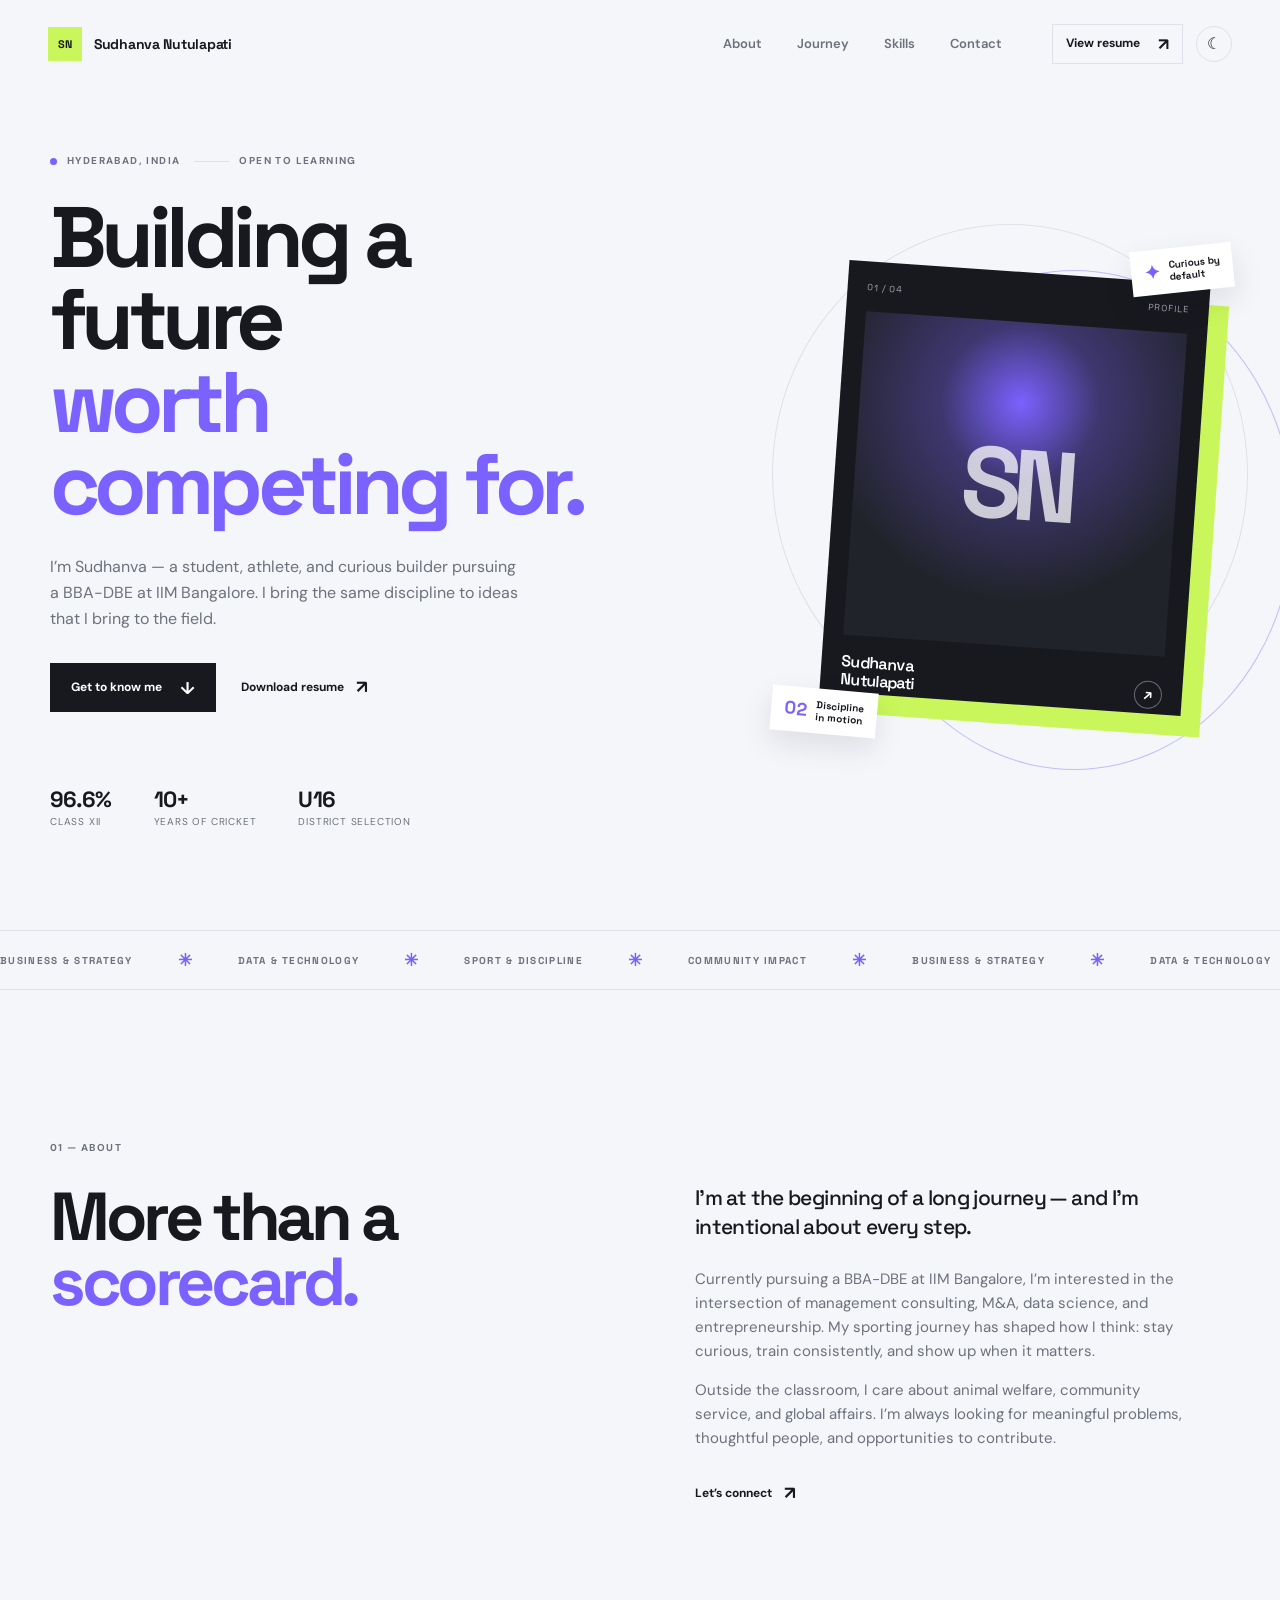
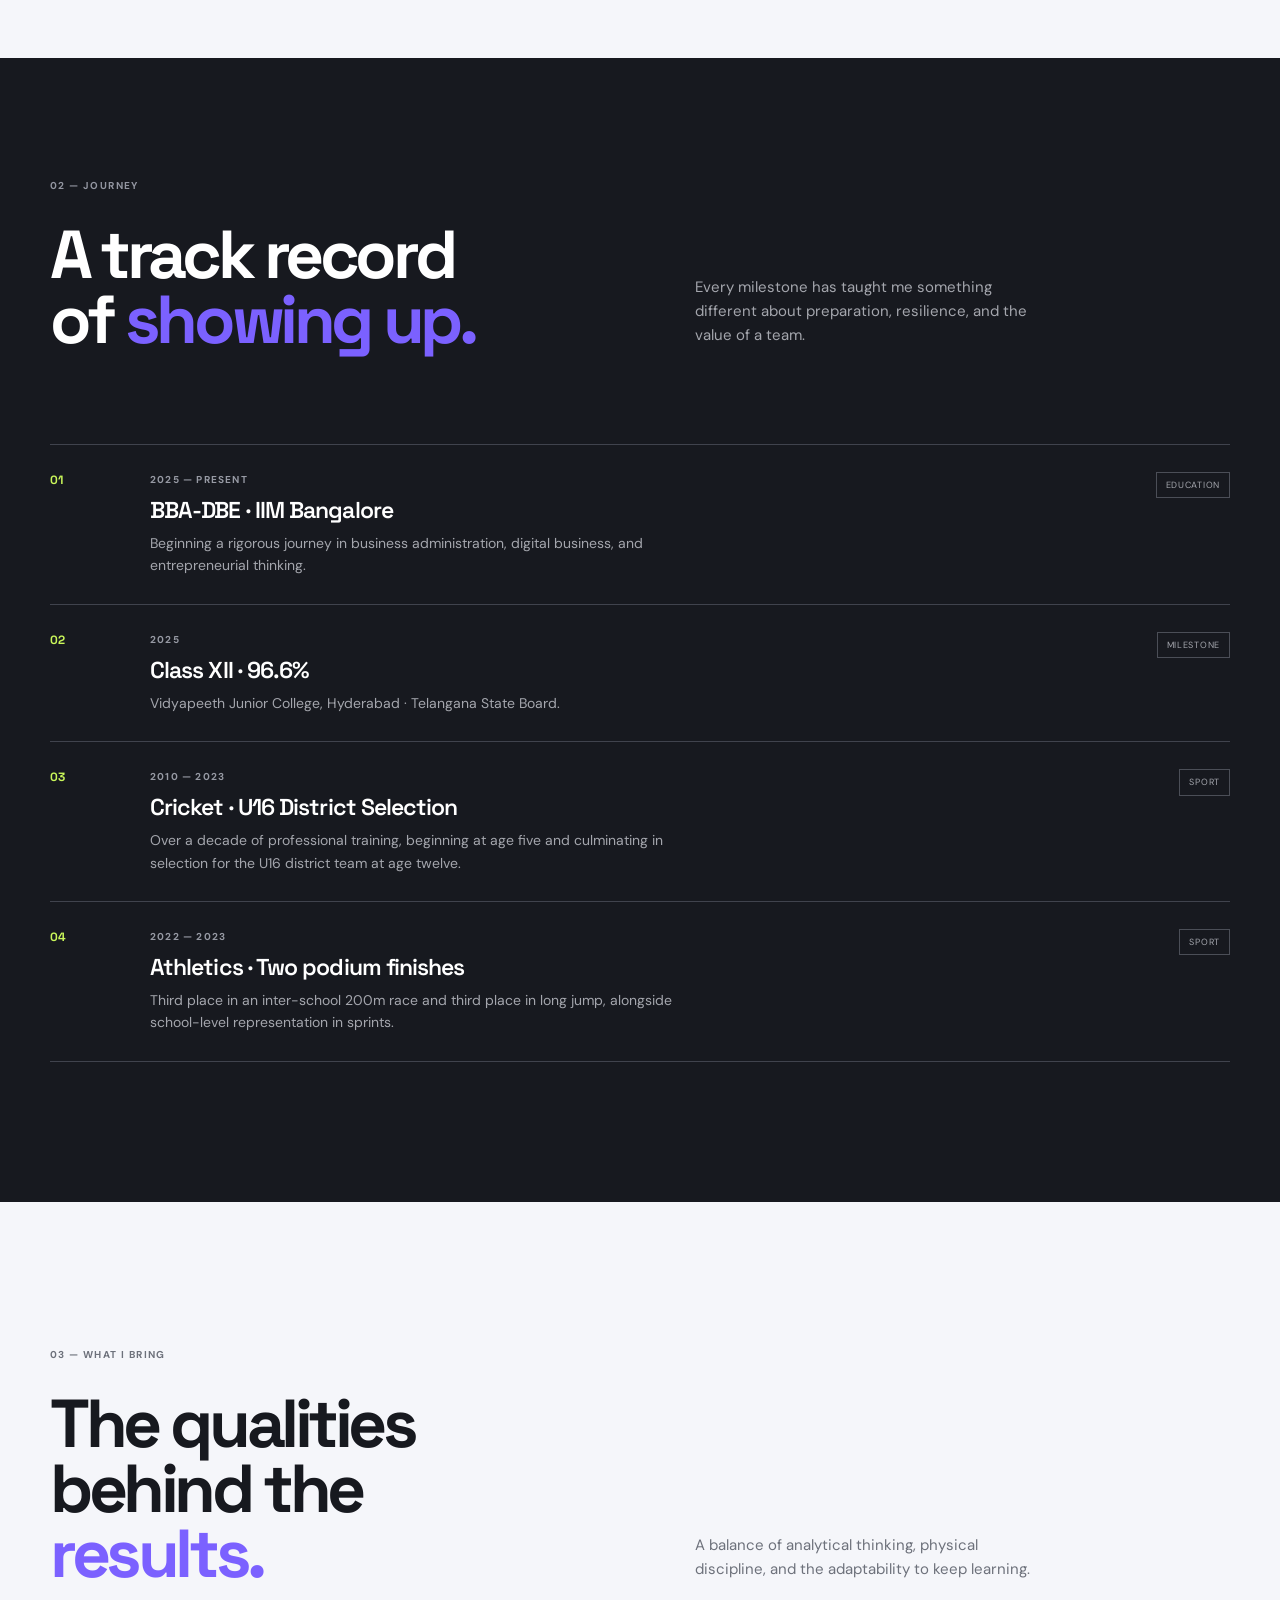
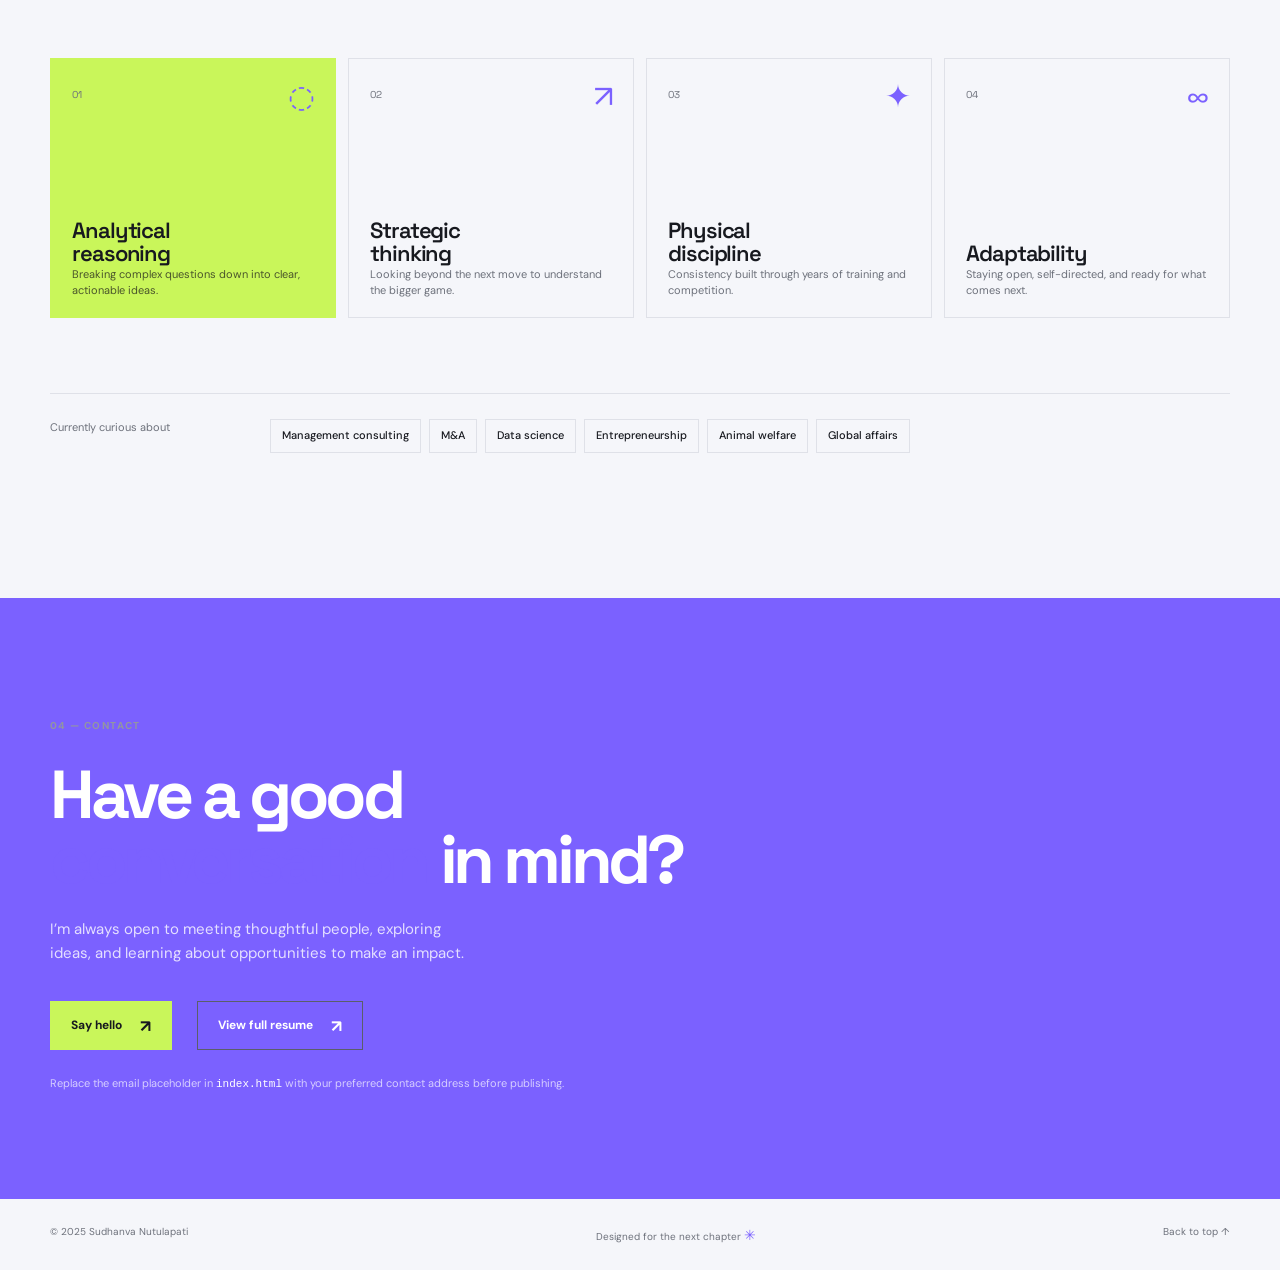
<file: index.html>
<!doctype html>
<html lang="en">
  <head>
    <meta charset="UTF-8" />
    <meta name="viewport" content="width=device-width, initial-scale=1.0" />
    <meta name="description" content="The personal portfolio of Sudhanva Nutulapati — student, athlete, and future business leader." />
    <meta name="theme-color" content="#f6f7fb" />
    <title>Sudhanva Nutulapati — Student & Athlete</title>
    <link rel="preconnect" href="https://fonts.googleapis.com" />
    <link rel="preconnect" href="https://fonts.gstatic.com" crossorigin />
    <link href="https://fonts.googleapis.com/css2?family=DM+Sans:wght@400;500;600;700&family=Space+Grotesk:wght@500;600;700&display=swap" rel="stylesheet" />
    <link rel="stylesheet" href="styles.css" />
  </head>
  <body>
    <a class="skip-link" href="#main-content">Skip to content</a>
    <header class="site-header">
      <a class="brand" href="#top" aria-label="Sudhanva Nutulapati home">
        <span class="brand-mark">SN</span>
        <span>Sudhanva Nutulapati</span>
      </a>
      <nav class="desktop-nav" aria-label="Main navigation">
        <a href="#about">About</a>
        <a href="#journey">Journey</a>
        <a href="#skills">Skills</a>
        <a href="#contact">Contact</a>
      </nav>
      <div class="header-actions">
        <a class="button button-small button-outline" href="resume.html">View resume <span aria-hidden="true">↗</span></a>
        <button class="theme-toggle" type="button" aria-label="Switch to dark mode" aria-pressed="false">
          <span class="theme-icon" aria-hidden="true">☾</span>
        </button>
        <button class="menu-toggle" type="button" aria-label="Open menu" aria-expanded="false">
          <span></span><span></span>
        </button>
      </div>
    </header>

    <main id="main-content">
      <section class="hero section-shell" id="top">
        <div class="hero-copy reveal">
          <p class="eyebrow"><span class="eyebrow-dot"></span> Hyderabad, India <span class="eyebrow-line"></span> Open to learning</p>
          <h1>Building a future<br /><em>worth competing for.</em></h1>
          <p class="hero-intro">I’m Sudhanva — a student, athlete, and curious builder pursuing a BBA-DBE at IIM Bangalore. I bring the same discipline to ideas that I bring to the field.</p>
          <div class="hero-actions">
            <a class="button button-primary" href="#about">Get to know me <span aria-hidden="true">↓</span></a>
            <a class="text-link" href="resume.html">Download resume <span aria-hidden="true">↗</span></a>
          </div>
          <div class="hero-meta" aria-label="Highlights">
            <div><strong>96.6%</strong><span>Class XII</span></div>
            <div><strong>10+</strong><span>Years of cricket</span></div>
            <div><strong>U16</strong><span>District selection</span></div>
          </div>
        </div>
        <div class="hero-visual reveal reveal-delay">
          <div class="orbit orbit-one"></div>
          <div class="orbit orbit-two"></div>
          <div class="hero-card">
            <div class="hero-card-top"><span>01 / 04</span><span>PROFILE</span></div>
            <div class="portrait-placeholder" role="img" aria-label="Portrait placeholder for Sudhanva Nutulapati">
              <span>SN</span>
            </div>
            <div class="hero-card-bottom"><span>Sudhanva<br />Nutulapati</span><span class="arrow-circle">↗</span></div>
          </div>
          <div class="floating-note note-top"><span class="note-icon">✦</span><span>Curious by<br />default</span></div>
          <div class="floating-note note-bottom"><span class="note-number">02</span><span>Discipline<br />in motion</span></div>
        </div>
      </section>

      <div class="ticker" aria-label="Areas of interest">
        <div class="ticker-track"><span>Business & strategy</span><b>✳</b><span>Data & technology</span><b>✳</b><span>Sport & discipline</span><b>✳</b><span>Community impact</span><b>✳</b><span>Business & strategy</span><b>✳</b><span>Data & technology</span><b>✳</b></div>
      </div>

      <section class="section-shell about-section" id="about">
        <div class="section-label reveal">01 — About</div>
        <div class="about-grid">
          <h2 class="reveal">More than a<br /><em>scorecard.</em></h2>
          <div class="about-copy reveal reveal-delay">
            <p class="lead">I’m at the beginning of a long journey — and I’m intentional about every step.</p>
            <p>Currently pursuing a BBA-DBE at IIM Bangalore, I’m interested in the intersection of management consulting, M&A, data science, and entrepreneurship. My sporting journey has shaped how I think: stay curious, train consistently, and show up when it matters.</p>
            <p>Outside the classroom, I care about animal welfare, community service, and global affairs. I’m always looking for meaningful problems, thoughtful people, and opportunities to contribute.</p>
            <a class="text-link" href="#contact">Let’s connect <span aria-hidden="true">↗</span></a>
          </div>
        </div>
      </section>

      <section class="dark-section" id="journey">
        <div class="section-shell">
          <div class="section-label light reveal">02 — Journey</div>
          <div class="journey-heading">
            <h2 class="reveal">A track record<br />of <em>showing up.</em></h2>
            <p class="light-copy reveal reveal-delay">Every milestone has taught me something different about preparation, resilience, and the value of a team.</p>
          </div>
          <div class="timeline">
            <article class="timeline-item reveal">
              <div class="timeline-marker">01</div>
              <div class="timeline-content"><p class="timeline-date">2025 — present</p><h3>BBA-DBE · IIM Bangalore</h3><p>Beginning a rigorous journey in business administration, digital business, and entrepreneurial thinking.</p></div>
              <div class="timeline-tag">Education</div>
            </article>
            <article class="timeline-item reveal">
              <div class="timeline-marker">02</div>
              <div class="timeline-content"><p class="timeline-date">2025</p><h3>Class XII · 96.6%</h3><p>Vidyapeeth Junior College, Hyderabad · Telangana State Board.</p></div>
              <div class="timeline-tag">Milestone</div>
            </article>
            <article class="timeline-item reveal">
              <div class="timeline-marker">03</div>
              <div class="timeline-content"><p class="timeline-date">2010 — 2023</p><h3>Cricket · U16 District Selection</h3><p>Over a decade of professional training, beginning at age five and culminating in selection for the U16 district team at age twelve.</p></div>
              <div class="timeline-tag">Sport</div>
            </article>
            <article class="timeline-item reveal">
              <div class="timeline-marker">04</div>
              <div class="timeline-content"><p class="timeline-date">2022 — 2023</p><h3>Athletics · Two podium finishes</h3><p>Third place in an inter-school 200m race and third place in long jump, alongside school-level representation in sprints.</p></div>
              <div class="timeline-tag">Sport</div>
            </article>
          </div>
        </div>
      </section>

      <section class="section-shell skills-section" id="skills">
        <div class="section-label reveal">03 — What I bring</div>
        <div class="skills-heading"><h2 class="reveal">The qualities<br />behind the <em>results.</em></h2><p class="reveal reveal-delay">A balance of analytical thinking, physical discipline, and the adaptability to keep learning.</p></div>
        <div class="skills-grid">
          <article class="skill-card featured reveal"><span class="skill-index">01</span><span class="skill-symbol">◌</span><h3>Analytical<br />reasoning</h3><p>Breaking complex questions down into clear, actionable ideas.</p></article>
          <article class="skill-card reveal"><span class="skill-index">02</span><span class="skill-symbol">↗</span><h3>Strategic<br />thinking</h3><p>Looking beyond the next move to understand the bigger game.</p></article>
          <article class="skill-card reveal"><span class="skill-index">03</span><span class="skill-symbol">✦</span><h3>Physical<br />discipline</h3><p>Consistency built through years of training and competition.</p></article>
          <article class="skill-card reveal"><span class="skill-index">04</span><span class="skill-symbol">∞</span><h3>Adaptability</h3><p>Staying open, self-directed, and ready for what comes next.</p></article>
        </div>
        <div class="interests reveal"><span>Currently curious about</span><div><b>Management consulting</b><b>M&A</b><b>Data science</b><b>Entrepreneurship</b><b>Animal welfare</b><b>Global affairs</b></div></div>
      </section>

      <section class="contact-section" id="contact">
        <div class="section-shell contact-inner">
          <div class="section-label light reveal">04 — Contact</div>
          <h2 class="reveal">Have a good<br /><em>conversation</em> in mind?</h2>
          <p class="light-copy reveal reveal-delay">I’m always open to meeting thoughtful people, exploring ideas, and learning about opportunities to make an impact.</p>
          <div class="contact-actions reveal">
            <a class="button button-accent" href="mailto:ADD-YOUR-EMAIL@example.com">Say hello <span aria-hidden="true">↗</span></a>
            <a class="button button-ghost" href="resume.html">View full resume <span aria-hidden="true">↗</span></a>
          </div>
          <p class="contact-note">Replace the email placeholder in <code>index.html</code> with your preferred contact address before publishing.</p>
        </div>
      </section>
    </main>
    <footer class="site-footer section-shell"><span>© 2025 Sudhanva Nutulapati</span><span>Designed for the next chapter <span class="footer-star">✳</span></span><a href="#top">Back to top ↑</a></footer>
    <script src="script.js"></script>
  </body>
</html>
</file>
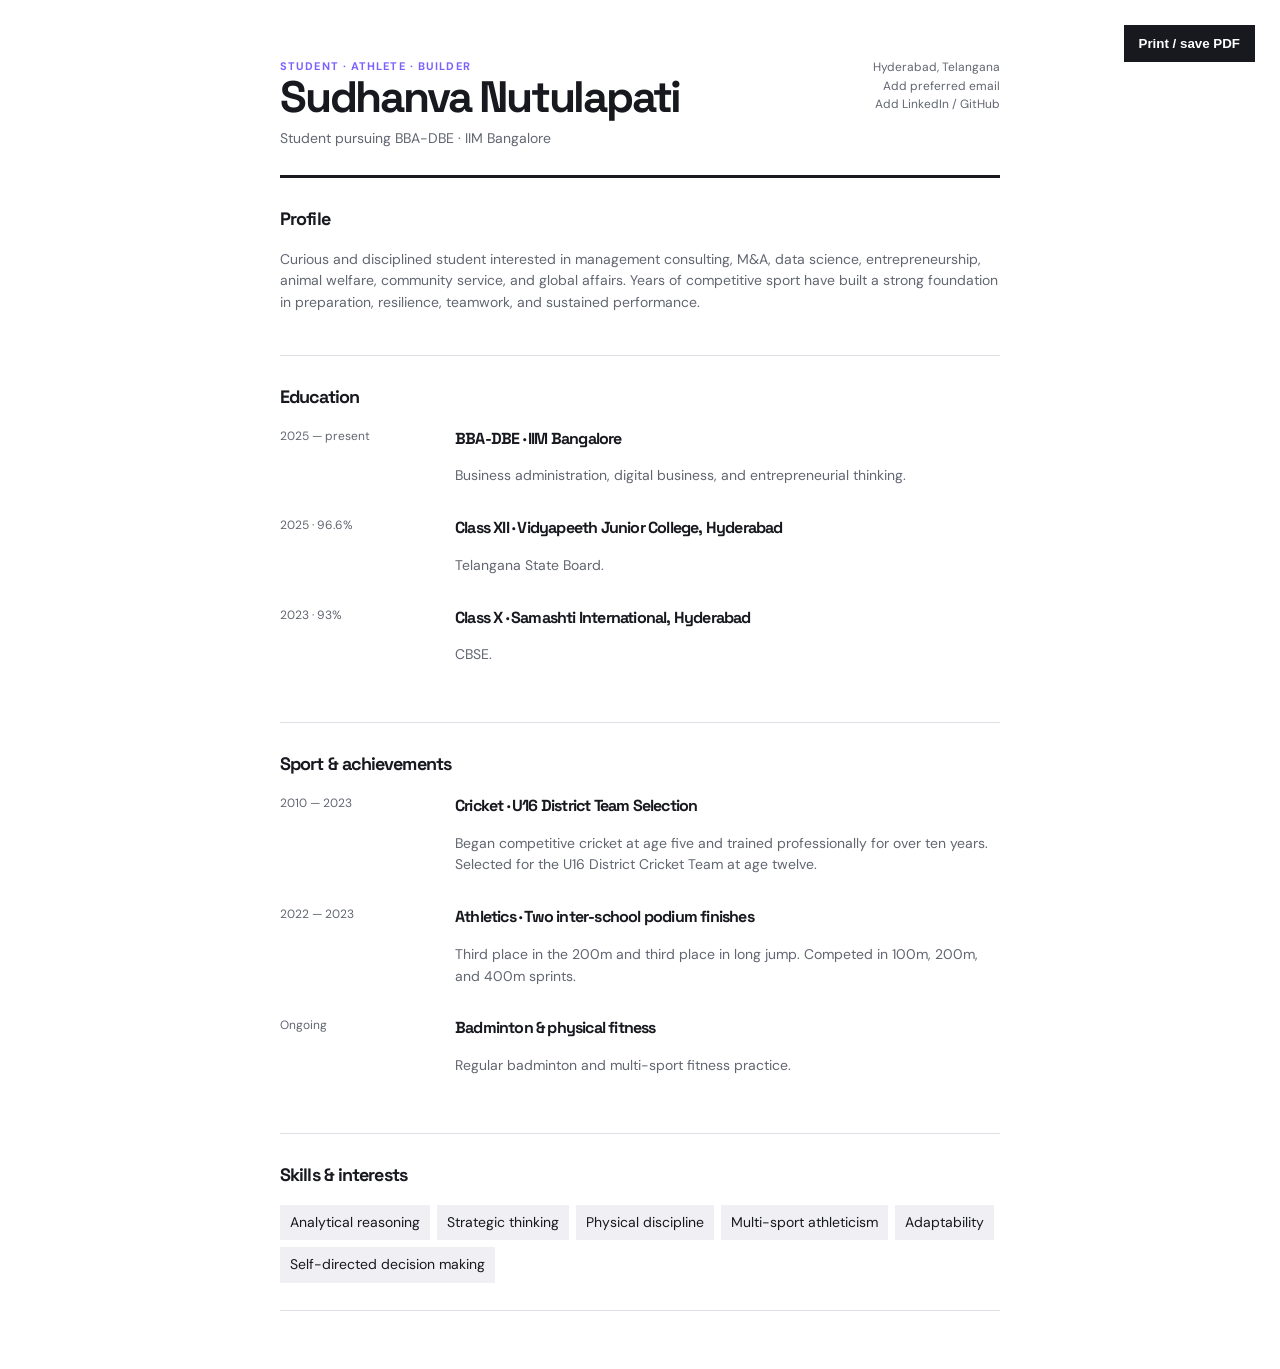
<file: resume.html>
<!doctype html>
<html lang="en">
  <head>
    <meta charset="UTF-8" />
    <meta name="viewport" content="width=device-width, initial-scale=1.0" />
    <title>Resume — Sudhanva Nutulapati</title>
    <link rel="preconnect" href="https://fonts.googleapis.com" />
    <link rel="preconnect" href="https://fonts.gstatic.com" crossorigin />
    <link href="https://fonts.googleapis.com/css2?family=DM+Sans:wght@400;500;700&family=Space+Grotesk:wght@600;700&display=swap" rel="stylesheet" />
    <style>
      :root { --ink:#17191f; --muted:#626671; --violet:#7b61ff; --accent:#c9f65a; } *{box-sizing:border-box} body{margin:0;color:var(--ink);font:14px/1.55 "DM Sans",sans-serif} .page{max-width:850px;margin:0 auto;padding:58px 65px} header{display:flex;justify-content:space-between;gap:30px;border-bottom:3px solid var(--ink);padding-bottom:25px} h1,h2,h3{font-family:"Space Grotesk",sans-serif;letter-spacing:-.05em} h1{font-size:44px;line-height:1;margin:0 0 9px} header p{margin:0;color:var(--muted)} .label{font-size:11px;font-weight:700;letter-spacing:.1em;text-transform:uppercase;color:var(--violet)} .contact{text-align:right;font-size:12px;color:var(--muted)} section{padding:27px 0;border-bottom:1px solid #dddfe5} h2{margin:0 0 16px;font-size:18px} h3{margin:0;font-size:16px} .row{display:grid;grid-template-columns:150px 1fr;gap:25px;margin:15px 0}.date{color:var(--muted);font-size:12px}.muted{color:var(--muted)} ul{margin:8px 0 0;padding-left:18px}.skills{display:flex;flex-wrap:wrap;gap:7px}.skills span{padding:7px 10px;background:#f0f0f4}.print{position:fixed;right:25px;top:25px;border:0;padding:11px 15px;background:var(--ink);color:#fff;font-weight:700;cursor:pointer}@media print{.print{display:none}.page{padding:0}section{break-inside:avoid}}@media(max-width:600px){.page{padding:35px 22px}header{display:block}.contact{text-align:left;margin-top:18px}.row{grid-template-columns:1fr;gap:4px}}
    </style>
  </head>
  <body>
    <button class="print" type="button" onclick="window.print()">Print / save PDF</button>
    <main class="page">
      <header><div><p class="label">Student · Athlete · Builder</p><h1>Sudhanva Nutulapati</h1><p>Student pursuing BBA-DBE · IIM Bangalore</p></div><div class="contact">Hyderabad, Telangana<br />Add preferred email<br />Add LinkedIn / GitHub</div></header>
      <section><h2>Profile</h2><p class="muted">Curious and disciplined student interested in management consulting, M&A, data science, entrepreneurship, animal welfare, community service, and global affairs. Years of competitive sport have built a strong foundation in preparation, resilience, teamwork, and sustained performance.</p></section>
      <section><h2>Education</h2><div class="row"><div class="date">2025 — present</div><div><h3>BBA-DBE · IIM Bangalore</h3><p class="muted">Business administration, digital business, and entrepreneurial thinking.</p></div></div><div class="row"><div class="date">2025 · 96.6%</div><div><h3>Class XII · Vidyapeeth Junior College, Hyderabad</h3><p class="muted">Telangana State Board.</p></div></div><div class="row"><div class="date">2023 · 93%</div><div><h3>Class X · Samashti International, Hyderabad</h3><p class="muted">CBSE.</p></div></div></section>
      <section><h2>Sport & achievements</h2><div class="row"><div class="date">2010 — 2023</div><div><h3>Cricket · U16 District Team Selection</h3><p class="muted">Began competitive cricket at age five and trained professionally for over ten years. Selected for the U16 District Cricket Team at age twelve.</p></div></div><div class="row"><div class="date">2022 — 2023</div><div><h3>Athletics · Two inter-school podium finishes</h3><p class="muted">Third place in the 200m and third place in long jump. Competed in 100m, 200m, and 400m sprints.</p></div></div><div class="row"><div class="date">Ongoing</div><div><h3>Badminton & physical fitness</h3><p class="muted">Regular badminton and multi-sport fitness practice.</p></div></div></section>
      <section><h2>Skills & interests</h2><div class="skills"><span>Analytical reasoning</span><span>Strategic thinking</span><span>Physical discipline</span><span>Multi-sport athleticism</span><span>Adaptability</span><span>Self-directed decision making</span></div></section>
    </main>
  </body>
</html>
</file>
<file: styles.css>
:root {
  --paper: #f5f6fa;
  --ink: #17191f;
  --muted: #6d717b;
  --line: #dfe1e8;
  --accent: #c9f65a;
  --violet: #7b61ff;
  --dark: #17191f;
  --dark-card: #22252d;
  --font-display: "Space Grotesk", sans-serif;
  --font-body: "DM Sans", sans-serif;
}
* { box-sizing: border-box; }
html { scroll-behavior: smooth; }
body { margin: 0; background: var(--paper); color: var(--ink); font-family: var(--font-body); font-size: 16px; line-height: 1.6; }
a { color: inherit; text-decoration: none; }
button { font: inherit; }
.section-shell { width: min(1180px, calc(100% - 96px)); margin: 0 auto; }
.skip-link { position: fixed; top: -50px; left: 20px; z-index: 20; padding: 8px 14px; background: var(--accent); color: var(--ink); }
.skip-link:focus { top: 10px; }
.site-header { width: min(1320px, calc(100% - 96px)); min-height: 88px; margin: auto; display: flex; align-items: center; justify-content: space-between; gap: 30px; }
.brand { display: flex; align-items: center; gap: 12px; font: 700 14px var(--font-display); letter-spacing: -.02em; }
.brand-mark { display: grid; width: 34px; height: 34px; place-items: center; color: var(--ink); background: var(--accent); font-size: 11px; }
.desktop-nav { display: flex; gap: 35px; margin-left: auto; margin-right: 20px; color: var(--muted); font-size: 13px; font-weight: 600; }
.desktop-nav a:hover, .text-link:hover { color: var(--violet); }
.header-actions { display: flex; align-items: center; gap: 13px; }
.button { display: inline-flex; align-items: center; justify-content: center; gap: 18px; border: 1px solid transparent; padding: 14px 20px; font-size: 12px; font-weight: 700; transition: .25s ease; }
.button span { font-size: 17px; line-height: 0; }
.button-small { padding: 9px 13px; }
.button-outline { border-color: var(--line); }
.button-outline:hover { border-color: var(--ink); }
.button-primary { background: var(--ink); color: white; }
.button-primary:hover { background: var(--violet); transform: translateY(-2px); }
.button-accent { background: var(--accent); color: var(--ink); }
.button-accent:hover { background: white; transform: translateY(-2px); }
.button-ghost { border-color: #5b5e69; color: white; }
.button-ghost:hover { border-color: white; }
.theme-toggle, .menu-toggle { display: grid; place-items: center; border: 1px solid var(--line); background: transparent; color: var(--ink); cursor: pointer; }
.theme-toggle { width: 36px; height: 36px; border-radius: 50%; }
.theme-toggle:hover { border-color: var(--ink); }
.menu-toggle { display: none; width: 36px; height: 36px; gap: 5px; }
.menu-toggle span { display: block; width: 15px; height: 1px; background: currentColor; }
.hero { min-height: 650px; display: grid; grid-template-columns: 1.06fr .94fr; align-items: center; gap: 60px; padding: 65px 0 100px; }
.eyebrow, .section-label { display: flex; align-items: center; gap: 10px; margin: 0 0 28px; color: var(--muted); font-size: 10px; font-weight: 700; letter-spacing: .14em; text-transform: uppercase; }
.eyebrow-dot { width: 7px; height: 7px; border-radius: 50%; background: var(--violet); }
.eyebrow-line { width: 35px; height: 1px; background: var(--line); margin-left: 4px; }
h1, h2, h3, p { margin-top: 0; }
h1, h2 { font-family: var(--font-display); letter-spacing: -.065em; line-height: .96; }
h1 { max-width: 700px; margin-bottom: 28px; font-size: clamp(52px, 6.7vw, 91px); }
h1 em, h2 em { color: var(--violet); font-style: normal; }
.hero-intro { max-width: 475px; margin-bottom: 32px; color: var(--muted); font-size: 16px; }
.hero-actions, .contact-actions { display: flex; flex-wrap: wrap; align-items: center; gap: 25px; }
.text-link { display: inline-flex; gap: 12px; align-items: center; font-size: 12px; font-weight: 700; }
.text-link span { font-size: 18px; transition: transform .2s; }
.text-link:hover span { transform: translate(3px, -3px); }
.hero-meta { display: flex; gap: 42px; margin-top: 73px; }
.hero-meta div { display: grid; gap: 1px; }
.hero-meta strong { font: 700 22px var(--font-display); letter-spacing: -.04em; }
.hero-meta span { color: var(--muted); font-size: 10px; text-transform: uppercase; letter-spacing: .08em; }
.hero-visual { position: relative; justify-self: end; width: min(100%, 440px); aspect-ratio: .88; }
.hero-card { position: absolute; z-index: 1; inset: 30px 34px 38px 44px; padding: 20px; background: var(--dark); color: white; box-shadow: 20px 20px 0 var(--accent); transform: rotate(4deg); }
.hero-card-top, .hero-card-bottom { display: flex; align-items: flex-start; justify-content: space-between; font: 9px var(--font-display); letter-spacing: .1em; }
.hero-card-top { color: #a4a6ad; }
.portrait-placeholder { display: grid; height: calc(100% - 68px); margin: 18px 0; place-items: center; background: radial-gradient(circle at 50% 25%, #7b61ff 0, #3e376f 27%, #21232a 68%); color: rgba(255,255,255,.75); font: 700 clamp(55px, 10vw, 100px) var(--font-display); letter-spacing: -.1em; }
.hero-card-bottom { align-items: flex-end; color: white; font: 600 16px/1.1 var(--font-display); letter-spacing: -.04em; }
.arrow-circle { display: grid; width: 28px; height: 28px; place-items: center; border: 1px solid #676a73; border-radius: 50%; font-size: 15px; }
.orbit { position: absolute; border: 1px solid var(--line); border-radius: 50%; }
.orbit-one { inset: -18px -18px 18px -18px; }
.orbit-two { inset: 28px -64px -28px 64px; border-color: rgba(123,97,255,.4); }
.floating-note { position: absolute; z-index: 2; display: flex; gap: 9px; align-items: center; padding: 11px 13px; background: white; box-shadow: 0 12px 30px rgba(22,24,31,.1); font: 700 10px/1.15 var(--font-display); }
.note-top { top: 5px; right: -3px; transform: rotate(-6deg); }
.note-bottom { bottom: 8px; left: -19px; transform: rotate(5deg); }
.note-icon { color: var(--violet); font-size: 19px; }.note-number { color: var(--violet); font-size: 18px; }
.ticker { overflow: hidden; border-top: 1px solid var(--line); border-bottom: 1px solid var(--line); white-space: nowrap; }
.ticker-track { display: flex; align-items: center; justify-content: space-around; min-width: max-content; gap: 45px; padding: 18px 0; color: var(--muted); font: 700 10px var(--font-display); letter-spacing: .13em; text-transform: uppercase; animation: ticker 30s linear infinite; }
.ticker-track b { color: var(--violet); font-size: 17px; }
@keyframes ticker { to { transform: translateX(-25%); } }
.about-section { padding: 150px 0; }.about-grid { display: grid; grid-template-columns: 1fr 1fr; gap: 110px; }
h2 { font-size: clamp(44px, 5.3vw, 72px); margin-bottom: 0; }
.about-copy { max-width: 500px; }.about-copy p { color: var(--muted); font-size: 15px; }.about-copy .lead { color: var(--ink); font: 500 21px/1.35 var(--font-display); letter-spacing: -.03em; margin-bottom: 26px; }
.about-copy .text-link { margin-top: 14px; }
.dark-section { padding: 120px 0 140px; background: var(--dark); color: white; }
.section-label.light { color: #9396a1; }.journey-heading, .skills-heading { display: grid; grid-template-columns: 1fr 1fr; gap: 110px; align-items: end; }.light-copy, .skills-heading p { max-width: 340px; margin: 0 0 5px; color: #a4a6ad; font-size: 15px; }
.timeline { margin-top: 92px; border-top: 1px solid #40434d; }.timeline-item { display: grid; grid-template-columns: 80px 1fr 110px; gap: 20px; align-items: start; padding: 27px 0; border-bottom: 1px solid #40434d; }.timeline-marker { color: var(--accent); font: 700 12px var(--font-display); }.timeline-date { margin-bottom: 7px; color: #979aa4; font-size: 10px; font-weight: 700; letter-spacing: .12em; text-transform: uppercase; }.timeline-content h3 { margin-bottom: 7px; font: 600 23px var(--font-display); letter-spacing: -.04em; }.timeline-content p:last-child { max-width: 540px; margin-bottom: 0; color: #a4a6ad; font-size: 14px; }.timeline-tag { justify-self: end; padding: 5px 9px; border: 1px solid #4b4e57; color: #a4a6ad; font-size: 9px; text-transform: uppercase; letter-spacing: .08em; }
.skills-section { padding: 145px 0; }.skills-heading { margin-bottom: 72px; }.skills-heading p { color: var(--muted); }.skills-grid { display: grid; grid-template-columns: repeat(4, 1fr); gap: 12px; }.skill-card { min-height: 260px; padding: 21px; border: 1px solid var(--line); position: relative; transition: transform .25s, border-color .25s; }.skill-card:hover { transform: translateY(-7px); border-color: var(--violet); }.skill-card.featured { background: var(--accent); border-color: var(--accent); }.skill-index { color: var(--muted); font: 10px var(--font-display); }.skill-symbol { position: absolute; right: 20px; top: 13px; color: var(--violet); font-size: 31px; }.skill-card h3 { position: absolute; left: 21px; bottom: 52px; margin: 0; font: 600 22px/1.05 var(--font-display); letter-spacing: -.05em; }.skill-card p { position: absolute; left: 21px; right: 18px; bottom: 19px; margin: 0; color: var(--muted); font-size: 11px; line-height: 1.4; }.skill-card.featured p { color: #4a552b; }
.interests { display: grid; grid-template-columns: 190px 1fr; gap: 30px; align-items: start; margin-top: 75px; padding-top: 25px; border-top: 1px solid var(--line); color: var(--muted); font-size: 11px; }.interests div { display: flex; flex-wrap: wrap; gap: 8px; }.interests b { padding: 7px 11px; border: 1px solid var(--line); color: var(--ink); font-size: 11px; font-weight: 500; }
.contact-section { padding: 120px 0 105px; background: var(--violet); color: white; }.contact-inner h2 { margin-bottom: 25px; }.contact-inner > .light-copy { max-width: 420px; margin-bottom: 36px; color: #e4dfff; }.contact-note { margin: 25px 0 0; color: #d6ceff; font-size: 11px; }.contact-note code { color: white; }
.site-footer { display: flex; justify-content: space-between; gap: 20px; padding-top: 25px; padding-bottom: 25px; color: var(--muted); font-size: 10px; }.site-footer a:hover { color: var(--ink); }.footer-star { color: var(--violet); font-size: 14px; }
.reveal { opacity: 0; transform: translateY(18px); transition: opacity .7s ease, transform .7s ease; }.reveal.is-visible { opacity: 1; transform: none; }.reveal-delay { transition-delay: .12s; }
body.dark { --paper: #111217; --ink: #f5f6fa; --muted: #a6a8b1; --line: #2e3038; --dark: #090a0d; }.dark .button-outline, .dark .theme-toggle { border-color: #343640; }.dark .floating-note { background: #282b33; color: white; }.dark .interests b { color: white; }.dark .brand-mark { color: #17191f; }
@media (max-width: 800px) {
  .section-shell, .site-header { width: min(100% - 42px, 600px); }.site-header { min-height: 72px; }.desktop-nav { display: none; }.header-actions .button-small { display: none; }.menu-toggle { display: grid; }.desktop-nav.is-open { position: absolute; z-index: 5; top: 72px; left: 21px; right: 21px; display: grid; gap: 0; margin: 0; padding: 8px; background: var(--paper); box-shadow: 0 10px 24px rgba(0,0,0,.1); }.desktop-nav.is-open a { padding: 12px; }
  .hero { display: flex; flex-direction: column; align-items: stretch; gap: 60px; padding: 60px 0 100px; }.hero-visual { align-self: center; width: min(100%, 390px); }.hero-meta { margin-top: 52px; gap: 24px; }.hero-meta strong { font-size: 19px; }.hero-meta span { font-size: 8px; }.about-section, .skills-section { padding: 95px 0; }.about-grid, .journey-heading, .skills-heading { grid-template-columns: 1fr; gap: 30px; }.journey-heading { gap: 25px; }.timeline { margin-top: 55px; }.timeline-item { grid-template-columns: 42px 1fr; }.timeline-tag { grid-column: 2; justify-self: start; margin-top: -12px; }.skills-heading { margin-bottom: 45px; }.skills-grid { grid-template-columns: repeat(2, 1fr); }.skill-card { min-height: 220px; }.interests { grid-template-columns: 1fr; gap: 14px; margin-top: 50px; }.contact-section { padding: 95px 0 85px; }.site-footer { flex-wrap: wrap; }.site-footer a { order: -1; width: 100%; }
}
@media (prefers-reduced-motion: reduce) { *, *::before, *::after { scroll-behavior: auto !important; animation: none !important; transition-duration: .01ms !important; } .reveal { opacity: 1; transform: none; } }
</file>
